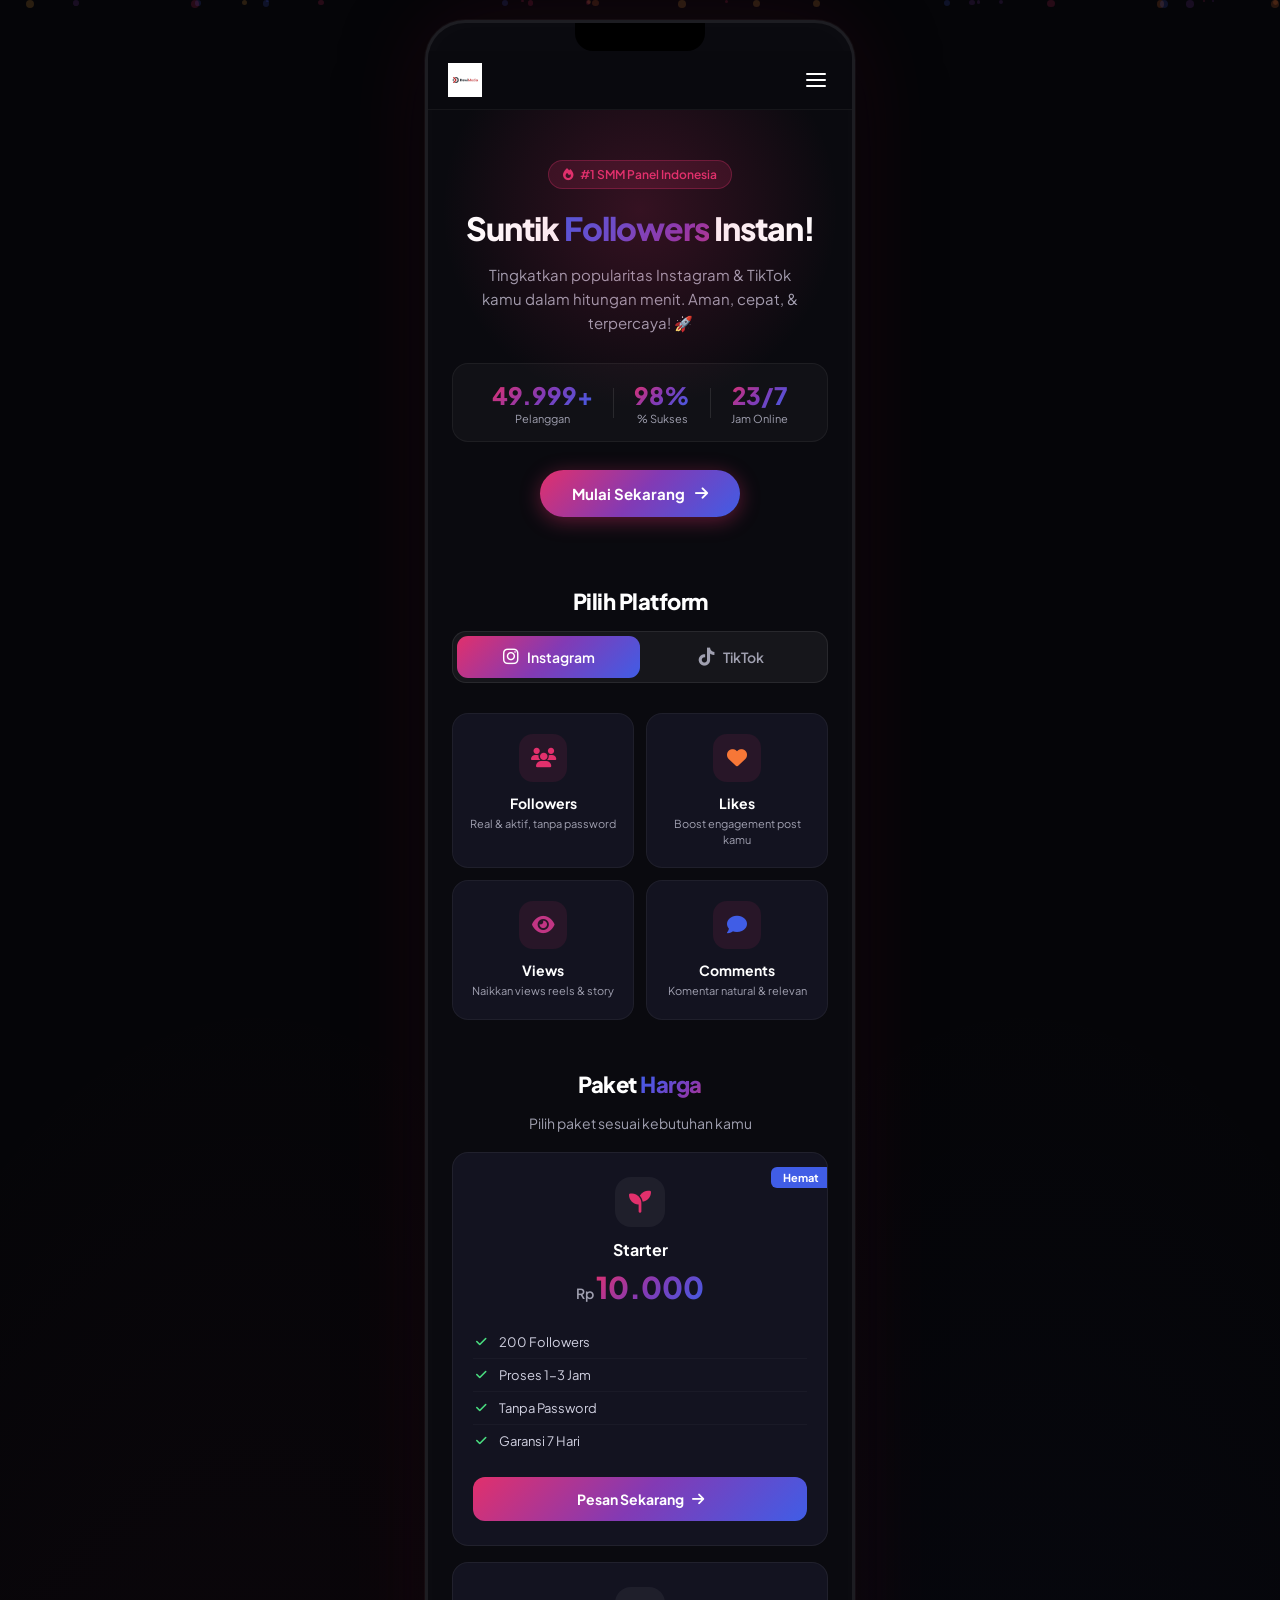
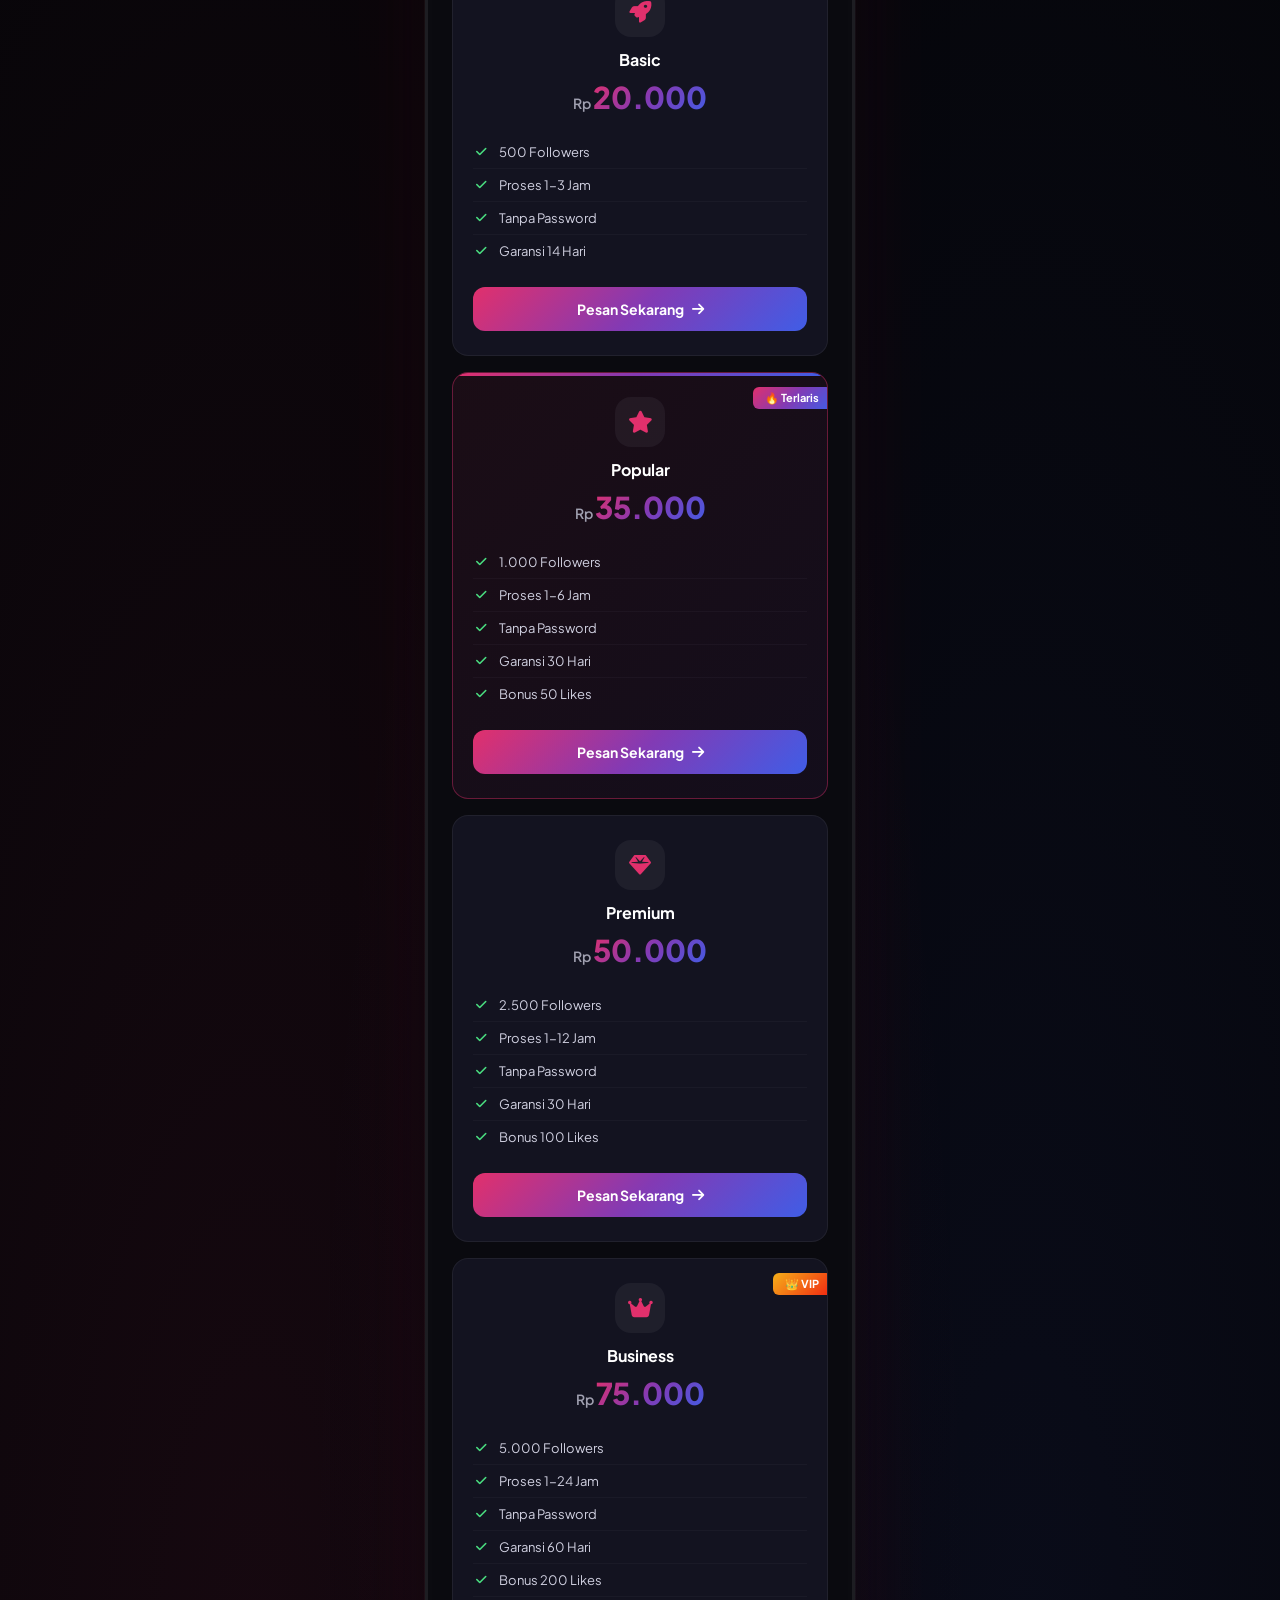
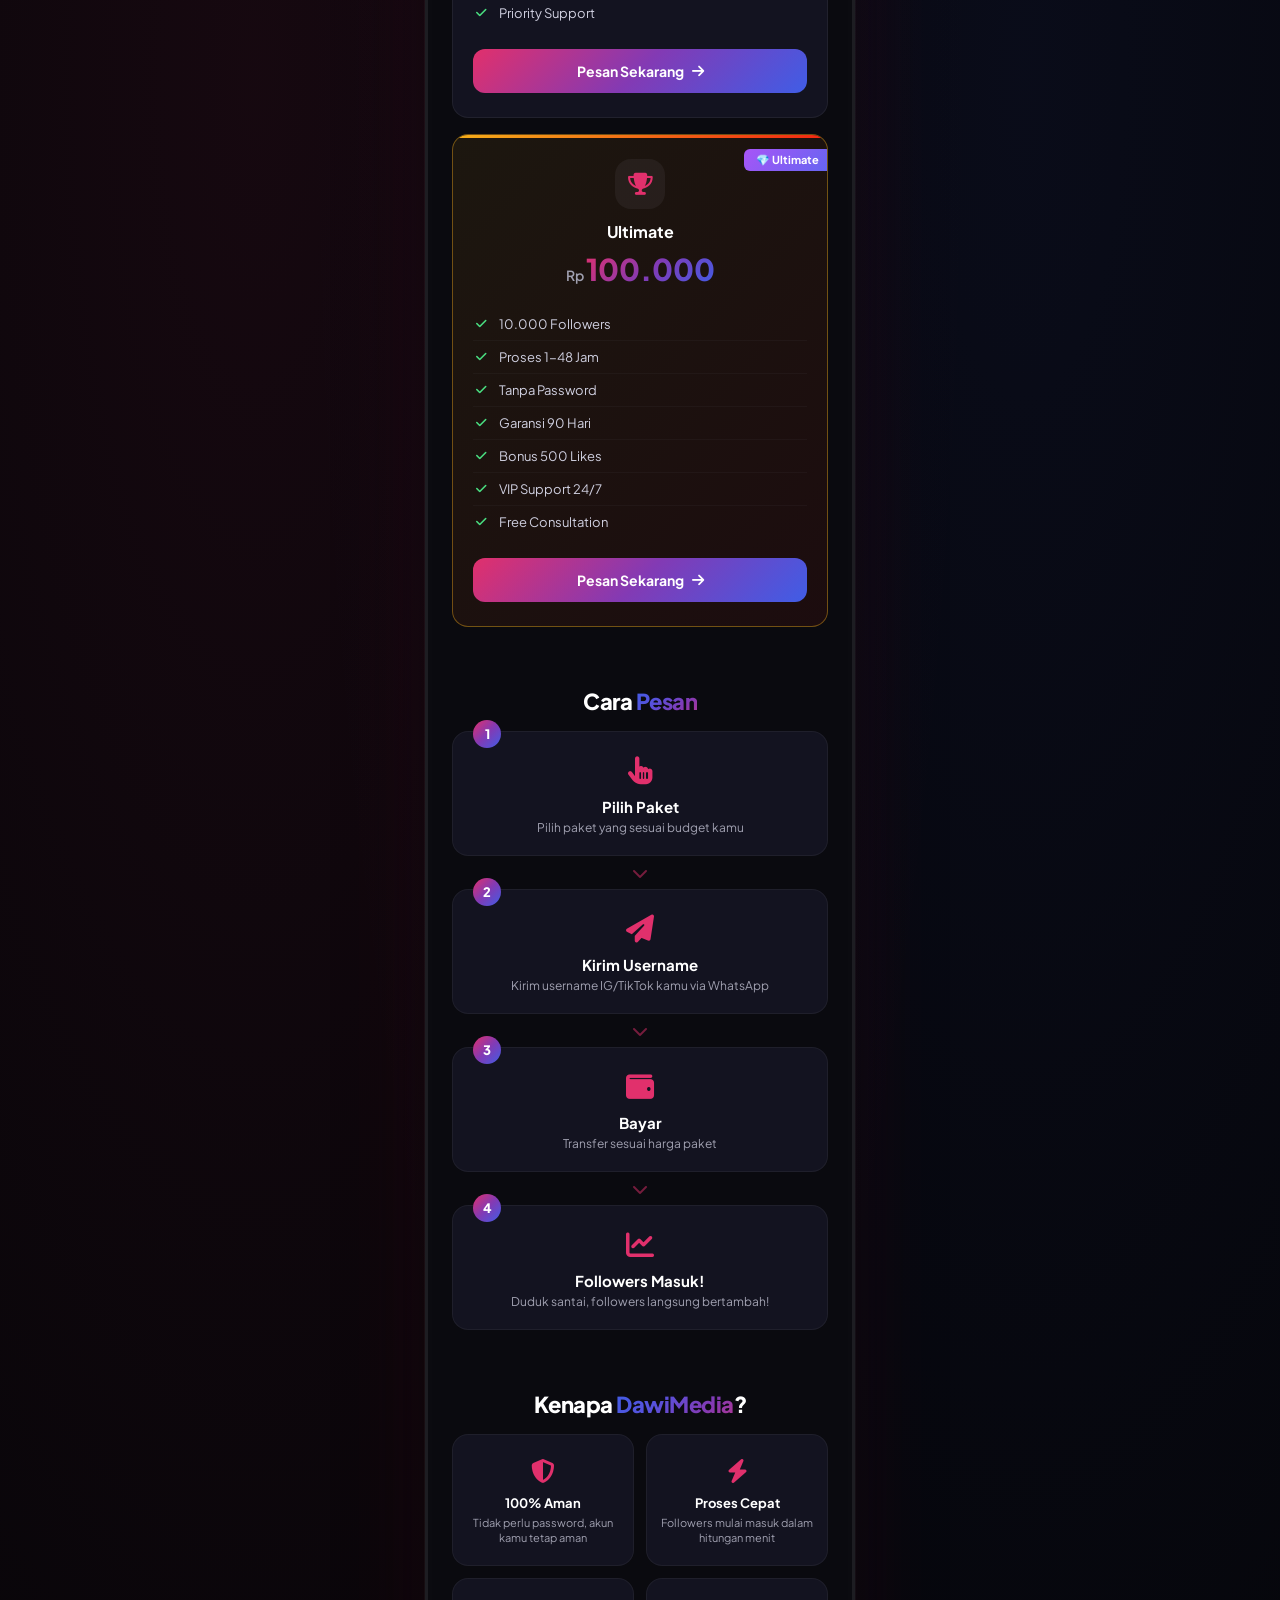
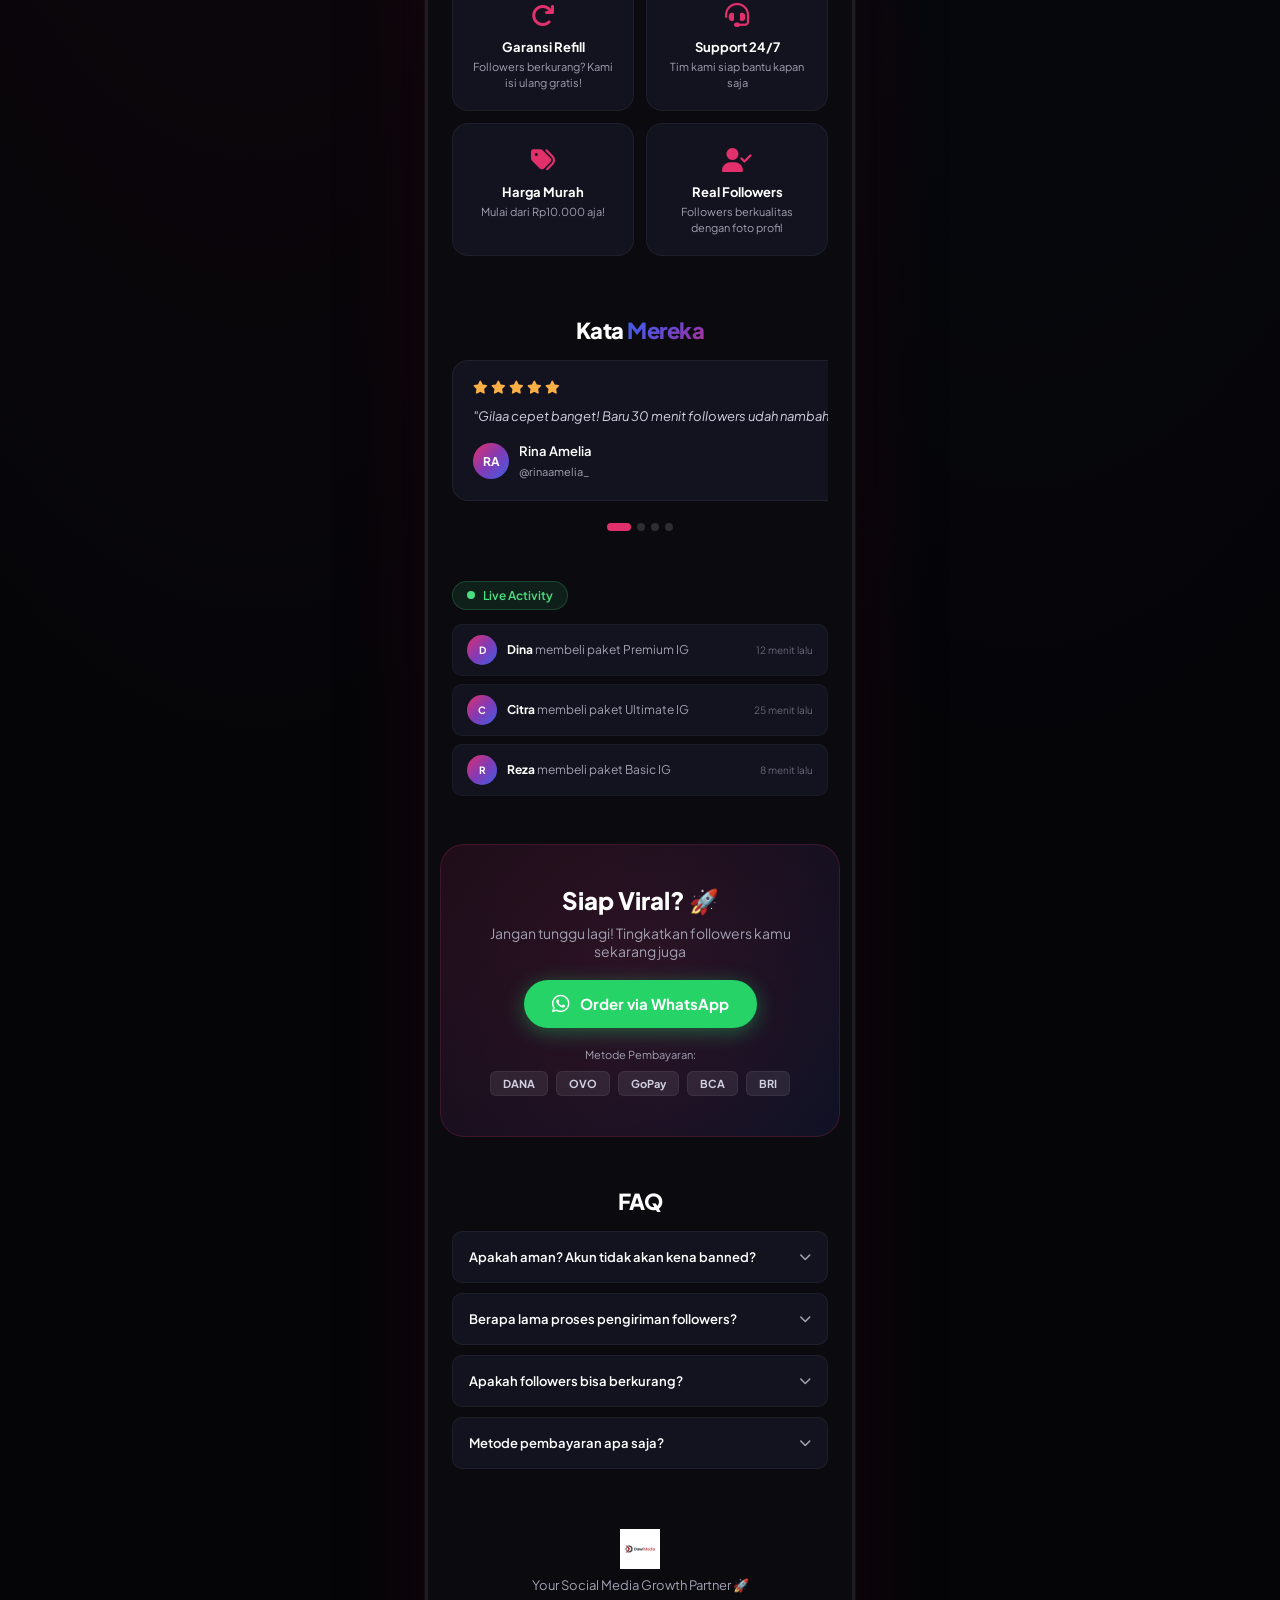
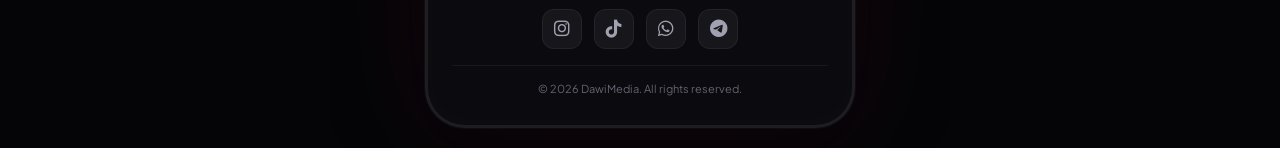
<file: index.html>
<!DOCTYPE html>
<html lang="id">
<head>
    <meta charset="UTF-8">
    <meta name="google-site-verification" content="99dd0a6a7088f94f" />
    <meta name="viewport" content="width=device-width, initial-scale=1.0">
    <title>DawiMedia - Jual Followers Instagram & TikTok Murah | Mulai Rp10.000</title>
    
    <!-- SEO Meta Tags -->
    <meta name="description" content="DawiMedia - Jasa suntik followers Instagram & TikTok termurah dan terpercaya. Followers real, proses cepat, tanpa password. Mulai dari Rp10.000. Garansi refill!">
    <meta name="keywords" content="jual followers instagram, suntik followers, beli followers ig, followers murah, jual followers tiktok, tambah followers, followers instagram murah, dawimedia, smm panel indonesia, beli followers murah">
    <meta name="author" content="DawiMedia">
    <meta name="robots" content="index, follow">
    <meta name="language" content="Indonesian">
    <meta name="revisit-after" content="3 days">
    <link rel="canonical" href="https://dawimediasuntik.vercel.app/">

    <!-- Open Graph / Facebook -->
    <meta property="og:type" content="website">
    <meta property="og:url" content="https://dawimediasuntik.vercel.app/">
    <meta property="og:title" content="DawiMedia - Jual Followers Instagram & TikTok Murah">
    <meta property="og:description" content="Suntik followers Instagram & TikTok termurah. Real, cepat, aman, tanpa password. Mulai Rp10.000!">
    <meta property="og:image" content="https://dawimediasuntik.vercel.app/logo.jpg">
    <meta property="og:locale" content="id_ID">
    <meta property="og:site_name" content="DawiMedia">

    <!-- Twitter Card -->
    <meta name="twitter:card" content="summary_large_image">
    <meta name="twitter:title" content="DawiMedia - Jual Followers Instagram & TikTok Murah">
    <meta name="twitter:description" content="Suntik followers Instagram & TikTok termurah. Real, cepat, aman, tanpa password. Mulai Rp10.000!">
    <meta name="twitter:image" content="https://dawimediasuntik.vercel.app/logo.jpg">

    <!-- Favicon -->
    <link rel="icon" type="image/jpeg" href="logo.jpg">
    <link rel="apple-touch-icon" href="logo.jpg">

    <!-- Structured Data / Schema.org -->
    <script type="application/ld+json">
    {
        "@context": "https://schema.org",
        "@type": "LocalBusiness",
        "name": "DawiMedia",
        "description": "Jasa suntik followers Instagram & TikTok termurah dan terpercaya di Indonesia. Mulai dari Rp10.000.",
        "url": "https://dawimediasuntik.vercel.app",
        "logo": "https://dawimediasuntik.vercel.app/logo.jpg",
        "image": "https://dawimediasuntik.vercel.app/logo.jpg",
        "telephone": "+6285695356734",
        "priceRange": "Rp10.000 - Rp100.000",
        "address": {
            "@type": "PostalAddress",
            "addressCountry": "ID"
        },
        "sameAs": [
            "https://instagram.com/dawimedia.web"
        ],
        "openingHoursSpecification": {
            "@type": "OpeningHoursSpecification",
            "dayOfWeek": ["Monday","Tuesday","Wednesday","Thursday","Friday","Saturday","Sunday"],
            "opens": "00:00",
            "closes": "23:59"
        },
        "aggregateRating": {
            "@type": "AggregateRating",
            "ratingValue": "4.9",
            "reviewCount": "50000"
        }
    }
    </script>
    <script type="application/ld+json">
    {
        "@context": "https://schema.org",
        "@type": "FAQPage",
        "mainEntity": [
            {
                "@type": "Question",
                "name": "Apakah aman? Akun tidak akan kena banned?",
                "acceptedAnswer": {
                    "@type": "Answer",
                    "text": "100% aman! Kami tidak memerlukan password akun kamu. Metode kami sudah teruji dan tidak melanggar kebijakan platform."
                }
            },
            {
                "@type": "Question",
                "name": "Berapa lama proses pengiriman followers?",
                "acceptedAnswer": {
                    "@type": "Answer",
                    "text": "Tergantung paket yang dipilih. Paket kecil 1-3 jam, paket besar bisa sampai 48 jam. Followers akan masuk secara bertahap agar terlihat natural."
                }
            },
            {
                "@type": "Question",
                "name": "Apakah followers bisa berkurang?",
                "acceptedAnswer": {
                    "@type": "Answer",
                    "text": "Bisa sedikit berkurang (normal 5-10%). Tapi tenang, semua paket kami ada garansi refill! Followers berkurang akan kami isi ulang gratis."
                }
            },
            {
                "@type": "Question",
                "name": "Metode pembayaran apa saja?",
                "acceptedAnswer": {
                    "@type": "Answer",
                    "text": "Kami menerima transfer bank (BCA, BRI, BNI, Mandiri) dan e-wallet (DANA, OVO, GoPay, ShopeePay)."
                }
            }
        ]
    }
    </script>
    <link rel="preconnect" href="https://fonts.googleapis.com">
    <link rel="preconnect" href="https://fonts.gstatic.com" crossorigin>
    <link href="https://fonts.googleapis.com/css2?family=Plus+Jakarta+Sans:wght@300;400;500;600;700;800;900&display=swap" rel="stylesheet">
    <link rel="stylesheet" href="https://cdnjs.cloudflare.com/ajax/libs/font-awesome/6.5.1/css/all.min.css">
    <link rel="stylesheet" href="style.css">
</head>
<body>

<!-- Floating Particles Background -->
<div class="particles" id="particles"></div>

<!-- Phone Frame Wrapper -->
<div class="phone-wrapper">
    <div class="phone-frame">
        <div class="phone-notch"></div>
        <div class="phone-screen" id="phoneScreen">

            <!-- Navigation -->
            <nav class="navbar">
                <div class="nav-logo">
                    <img src="logo.jpg" alt="DawiMedia" class="logo-img">
                </div>
                <div class="nav-menu" id="navMenu">
                    <a href="#home" class="nav-link active">Home</a>
                    <a href="#layanan" class="nav-link">Layanan</a>
                    <a href="#paket" class="nav-link">Paket</a>
                    <a href="#testimoni" class="nav-link">Testimoni</a>
                </div>
                <button class="nav-toggle" id="navToggle">
                    <span></span><span></span><span></span>
                </button>
            </nav>

            <!-- Hero Section -->
            <section class="hero" id="home">
                <div class="hero-badge">
                    <i class="fas fa-fire"></i>
                    <span>#1 SMM Panel Indonesia</span>
                </div>
                <h1 class="hero-title">
                    Suntik <span class="gradient-text">Followers</span> Instan!
                </h1>
                <p class="hero-subtitle">
                    Tingkatkan popularitas Instagram & TikTok kamu dalam hitungan menit. Aman, cepat, & terpercaya! 🚀
                </p>
                <div class="hero-stats">
                    <div class="stat-item">
                        <div class="stat-number" data-target="50000">0</div>
                        <div class="stat-label">Pelanggan</div>
                    </div>
                    <div class="stat-divider"></div>
                    <div class="stat-item">
                        <div class="stat-number" data-target="99">0</div>
                        <div class="stat-label">% Sukses</div>
                    </div>
                    <div class="stat-divider"></div>
                    <div class="stat-item">
                        <div class="stat-number" data-target="24">0</div>
                        <div class="stat-label">Jam Online</div>
                    </div>
                </div>
                <a href="#paket" class="hero-cta">
                    <span>Mulai Sekarang</span>
                    <i class="fas fa-arrow-right"></i>
                </a>
                <div class="hero-glow"></div>
            </section>

            <!-- Platform Toggle -->
            <section class="platform-section" id="layanan">
                <h2 class="section-title">Pilih Platform</h2>
                <div class="platform-toggle">
                    <button class="platform-btn active" data-platform="instagram" id="btnInstagram">
                        <i class="fab fa-instagram"></i>
                        <span>Instagram</span>
                    </button>
                    <button class="platform-btn" data-platform="tiktok" id="btnTiktok">
                        <i class="fab fa-tiktok"></i>
                        <span>TikTok</span>
                    </button>
                    <div class="toggle-slider" id="toggleSlider"></div>
                </div>
            </section>

            <!-- Services Grid -->
            <section class="services-section">
                <div class="service-card" style="--delay: 0.1s">
                    <div class="service-icon" style="--color: #E1306C">
                        <i class="fas fa-users"></i>
                    </div>
                    <h3>Followers</h3>
                    <p>Real & aktif, tanpa password</p>
                </div>
                <div class="service-card" style="--delay: 0.2s">
                    <div class="service-icon" style="--color: #F77737">
                        <i class="fas fa-heart"></i>
                    </div>
                    <h3>Likes</h3>
                    <p>Boost engagement post kamu</p>
                </div>
                <div class="service-card" style="--delay: 0.3s">
                    <div class="service-icon" style="--color: #C13584">
                        <i class="fas fa-eye"></i>
                    </div>
                    <h3>Views</h3>
                    <p>Naikkan views reels & story</p>
                </div>
                <div class="service-card" style="--delay: 0.4s">
                    <div class="service-icon" style="--color: #405DE6">
                        <i class="fas fa-comment"></i>
                    </div>
                    <h3>Comments</h3>
                    <p>Komentar natural & relevan</p>
                </div>
            </section>

            <!-- Pricing Section -->
            <section class="pricing-section" id="paket">
                <h2 class="section-title">Paket <span class="gradient-text">Harga</span></h2>
                <p class="section-subtitle">Pilih paket sesuai kebutuhan kamu</p>

                <!-- Instagram Packages -->
                <div class="packages-container" id="instagramPackages">
                    
                    <div class="package-card starter">
                        <div class="package-ribbon">Hemat</div>
                        <div class="package-header">
                            <div class="package-icon">
                                <i class="fas fa-seedling"></i>
                            </div>
                            <h3 class="package-name">Starter</h3>
                            <div class="package-price">
                                <span class="currency">Rp</span>
                                <span class="amount">10.000</span>
                            </div>
                        </div>
                        <ul class="package-features">
                            <li><i class="fas fa-check"></i> 200 Followers</li>
                            <li><i class="fas fa-check"></i> Proses 1-3 Jam</li>
                            <li><i class="fas fa-check"></i> Tanpa Password</li>
                            <li><i class="fas fa-check"></i> Garansi 7 Hari</li>
                        </ul>
                        <button class="package-btn" onclick="orderPackage('Starter IG', '10.000', '200 Followers')">
                            <span>Pesan Sekarang</span>
                            <i class="fas fa-arrow-right"></i>
                        </button>
                    </div>

                    <div class="package-card basic">
                        <div class="package-header">
                            <div class="package-icon">
                                <i class="fas fa-rocket"></i>
                            </div>
                            <h3 class="package-name">Basic</h3>
                            <div class="package-price">
                                <span class="currency">Rp</span>
                                <span class="amount">20.000</span>
                            </div>
                        </div>
                        <ul class="package-features">
                            <li><i class="fas fa-check"></i> 500 Followers</li>
                            <li><i class="fas fa-check"></i> Proses 1-3 Jam</li>
                            <li><i class="fas fa-check"></i> Tanpa Password</li>
                            <li><i class="fas fa-check"></i> Garansi 14 Hari</li>
                        </ul>
                        <button class="package-btn" onclick="orderPackage('Basic IG', '20.000', '500 Followers')">
                            <span>Pesan Sekarang</span>
                            <i class="fas fa-arrow-right"></i>
                        </button>
                    </div>

                    <div class="package-card popular">
                        <div class="package-ribbon hot">🔥 Terlaris</div>
                        <div class="package-header">
                            <div class="package-icon">
                                <i class="fas fa-star"></i>
                            </div>
                            <h3 class="package-name">Popular</h3>
                            <div class="package-price">
                                <span class="currency">Rp</span>
                                <span class="amount">35.000</span>
                            </div>
                        </div>
                        <ul class="package-features">
                            <li><i class="fas fa-check"></i> 1.000 Followers</li>
                            <li><i class="fas fa-check"></i> Proses 1-6 Jam</li>
                            <li><i class="fas fa-check"></i> Tanpa Password</li>
                            <li><i class="fas fa-check"></i> Garansi 30 Hari</li>
                            <li><i class="fas fa-check"></i> Bonus 50 Likes</li>
                        </ul>
                        <button class="package-btn" onclick="orderPackage('Popular IG', '35.000', '1.000 Followers')">
                            <span>Pesan Sekarang</span>
                            <i class="fas fa-arrow-right"></i>
                        </button>
                    </div>

                    <div class="package-card premium">
                        <div class="package-header">
                            <div class="package-icon">
                                <i class="fas fa-gem"></i>
                            </div>
                            <h3 class="package-name">Premium</h3>
                            <div class="package-price">
                                <span class="currency">Rp</span>
                                <span class="amount">50.000</span>
                            </div>
                        </div>
                        <ul class="package-features">
                            <li><i class="fas fa-check"></i> 2.500 Followers</li>
                            <li><i class="fas fa-check"></i> Proses 1-12 Jam</li>
                            <li><i class="fas fa-check"></i> Tanpa Password</li>
                            <li><i class="fas fa-check"></i> Garansi 30 Hari</li>
                            <li><i class="fas fa-check"></i> Bonus 100 Likes</li>
                        </ul>
                        <button class="package-btn" onclick="orderPackage('Premium IG', '50.000', '2.500 Followers')">
                            <span>Pesan Sekarang</span>
                            <i class="fas fa-arrow-right"></i>
                        </button>
                    </div>

                    <div class="package-card business">
                        <div class="package-ribbon vip">👑 VIP</div>
                        <div class="package-header">
                            <div class="package-icon">
                                <i class="fas fa-crown"></i>
                            </div>
                            <h3 class="package-name">Business</h3>
                            <div class="package-price">
                                <span class="currency">Rp</span>
                                <span class="amount">75.000</span>
                            </div>
                        </div>
                        <ul class="package-features">
                            <li><i class="fas fa-check"></i> 5.000 Followers</li>
                            <li><i class="fas fa-check"></i> Proses 1-24 Jam</li>
                            <li><i class="fas fa-check"></i> Tanpa Password</li>
                            <li><i class="fas fa-check"></i> Garansi 60 Hari</li>
                            <li><i class="fas fa-check"></i> Bonus 200 Likes</li>
                            <li><i class="fas fa-check"></i> Priority Support</li>
                        </ul>
                        <button class="package-btn" onclick="orderPackage('Business IG', '75.000', '5.000 Followers')">
                            <span>Pesan Sekarang</span>
                            <i class="fas fa-arrow-right"></i>
                        </button>
                    </div>

                    <div class="package-card ultimate">
                        <div class="package-ribbon ultimate-ribbon">💎 Ultimate</div>
                        <div class="package-header">
                            <div class="package-icon">
                                <i class="fas fa-trophy"></i>
                            </div>
                            <h3 class="package-name">Ultimate</h3>
                            <div class="package-price">
                                <span class="currency">Rp</span>
                                <span class="amount">100.000</span>
                            </div>
                        </div>
                        <ul class="package-features">
                            <li><i class="fas fa-check"></i> 10.000 Followers</li>
                            <li><i class="fas fa-check"></i> Proses 1-48 Jam</li>
                            <li><i class="fas fa-check"></i> Tanpa Password</li>
                            <li><i class="fas fa-check"></i> Garansi 90 Hari</li>
                            <li><i class="fas fa-check"></i> Bonus 500 Likes</li>
                            <li><i class="fas fa-check"></i> VIP Support 24/7</li>
                            <li><i class="fas fa-check"></i> Free Consultation</li>
                        </ul>
                        <button class="package-btn" onclick="orderPackage('Ultimate IG', '100.000', '10.000 Followers')">
                            <span>Pesan Sekarang</span>
                            <i class="fas fa-arrow-right"></i>
                        </button>
                    </div>
                </div>

                <!-- TikTok Packages -->
                <div class="packages-container hidden" id="tiktokPackages">
                    
                    <div class="package-card starter tiktok-theme">
                        <div class="package-ribbon">Hemat</div>
                        <div class="package-header">
                            <div class="package-icon">
                                <i class="fas fa-seedling"></i>
                            </div>
                            <h3 class="package-name">Starter</h3>
                            <div class="package-price">
                                <span class="currency">Rp</span>
                                <span class="amount">10.000</span>
                            </div>
                        </div>
                        <ul class="package-features">
                            <li><i class="fas fa-check"></i> 300 Followers</li>
                            <li><i class="fas fa-check"></i> Proses 1-3 Jam</li>
                            <li><i class="fas fa-check"></i> Tanpa Password</li>
                            <li><i class="fas fa-check"></i> Garansi 7 Hari</li>
                        </ul>
                        <button class="package-btn tiktok-btn" onclick="orderPackage('Starter TT', '10.000', '300 Followers')">
                            <span>Pesan Sekarang</span>
                            <i class="fas fa-arrow-right"></i>
                        </button>
                    </div>

                    <div class="package-card basic tiktok-theme">
                        <div class="package-header">
                            <div class="package-icon">
                                <i class="fas fa-rocket"></i>
                            </div>
                            <h3 class="package-name">Basic</h3>
                            <div class="package-price">
                                <span class="currency">Rp</span>
                                <span class="amount">20.000</span>
                            </div>
                        </div>
                        <ul class="package-features">
                            <li><i class="fas fa-check"></i> 700 Followers</li>
                            <li><i class="fas fa-check"></i> Proses 1-3 Jam</li>
                            <li><i class="fas fa-check"></i> Tanpa Password</li>
                            <li><i class="fas fa-check"></i> Garansi 14 Hari</li>
                        </ul>
                        <button class="package-btn tiktok-btn" onclick="orderPackage('Basic TT', '20.000', '700 Followers')">
                            <span>Pesan Sekarang</span>
                            <i class="fas fa-arrow-right"></i>
                        </button>
                    </div>

                    <div class="package-card popular tiktok-theme">
                        <div class="package-ribbon hot">🔥 Terlaris</div>
                        <div class="package-header">
                            <div class="package-icon">
                                <i class="fas fa-star"></i>
                            </div>
                            <h3 class="package-name">Popular</h3>
                            <div class="package-price">
                                <span class="currency">Rp</span>
                                <span class="amount">35.000</span>
                            </div>
                        </div>
                        <ul class="package-features">
                            <li><i class="fas fa-check"></i> 1.500 Followers</li>
                            <li><i class="fas fa-check"></i> Proses 1-6 Jam</li>
                            <li><i class="fas fa-check"></i> Tanpa Password</li>
                            <li><i class="fas fa-check"></i> Garansi 30 Hari</li>
                            <li><i class="fas fa-check"></i> Bonus 100 Likes</li>
                        </ul>
                        <button class="package-btn tiktok-btn" onclick="orderPackage('Popular TT', '35.000', '1.500 Followers')">
                            <span>Pesan Sekarang</span>
                            <i class="fas fa-arrow-right"></i>
                        </button>
                    </div>

                    <div class="package-card premium tiktok-theme">
                        <div class="package-header">
                            <div class="package-icon">
                                <i class="fas fa-gem"></i>
                            </div>
                            <h3 class="package-name">Premium</h3>
                            <div class="package-price">
                                <span class="currency">Rp</span>
                                <span class="amount">50.000</span>
                            </div>
                        </div>
                        <ul class="package-features">
                            <li><i class="fas fa-check"></i> 3.000 Followers</li>
                            <li><i class="fas fa-check"></i> Proses 1-12 Jam</li>
                            <li><i class="fas fa-check"></i> Tanpa Password</li>
                            <li><i class="fas fa-check"></i> Garansi 30 Hari</li>
                            <li><i class="fas fa-check"></i> Bonus 200 Likes</li>
                        </ul>
                        <button class="package-btn tiktok-btn" onclick="orderPackage('Premium TT', '50.000', '3.000 Followers')">
                            <span>Pesan Sekarang</span>
                            <i class="fas fa-arrow-right"></i>
                        </button>
                    </div>

                    <div class="package-card business tiktok-theme">
                        <div class="package-ribbon vip">👑 VIP</div>
                        <div class="package-header">
                            <div class="package-icon">
                                <i class="fas fa-crown"></i>
                            </div>
                            <h3 class="package-name">Business</h3>
                            <div class="package-price">
                                <span class="currency">Rp</span>
                                <span class="amount">75.000</span>
                            </div>
                        </div>
                        <ul class="package-features">
                            <li><i class="fas fa-check"></i> 6.000 Followers</li>
                            <li><i class="fas fa-check"></i> Proses 1-24 Jam</li>
                            <li><i class="fas fa-check"></i> Tanpa Password</li>
                            <li><i class="fas fa-check"></i> Garansi 60 Hari</li>
                            <li><i class="fas fa-check"></i> Bonus 300 Likes</li>
                            <li><i class="fas fa-check"></i> Priority Support</li>
                        </ul>
                        <button class="package-btn tiktok-btn" onclick="orderPackage('Business TT', '75.000', '6.000 Followers')">
                            <span>Pesan Sekarang</span>
                            <i class="fas fa-arrow-right"></i>
                        </button>
                    </div>

                    <div class="package-card ultimate tiktok-theme">
                        <div class="package-ribbon ultimate-ribbon">💎 Ultimate</div>
                        <div class="package-header">
                            <div class="package-icon">
                                <i class="fas fa-trophy"></i>
                            </div>
                            <h3 class="package-name">Ultimate</h3>
                            <div class="package-price">
                                <span class="currency">Rp</span>
                                <span class="amount">100.000</span>
                            </div>
                        </div>
                        <ul class="package-features">
                            <li><i class="fas fa-check"></i> 12.000 Followers</li>
                            <li><i class="fas fa-check"></i> Proses 1-48 Jam</li>
                            <li><i class="fas fa-check"></i> Tanpa Password</li>
                            <li><i class="fas fa-check"></i> Garansi 90 Hari</li>
                            <li><i class="fas fa-check"></i> Bonus 500 Likes</li>
                            <li><i class="fas fa-check"></i> VIP Support 24/7</li>
                            <li><i class="fas fa-check"></i> Free Consultation</li>
                        </ul>
                        <button class="package-btn tiktok-btn" onclick="orderPackage('Ultimate TT', '100.000', '12.000 Followers')">
                            <span>Pesan Sekarang</span>
                            <i class="fas fa-arrow-right"></i>
                        </button>
                    </div>
                </div>
            </section>

            <!-- How it Works -->
            <section class="how-section">
                <h2 class="section-title">Cara <span class="gradient-text">Pesan</span></h2>
                <div class="steps-container">
                    <div class="step-card">
                        <div class="step-number">1</div>
                        <div class="step-icon"><i class="fas fa-hand-pointer"></i></div>
                        <h4>Pilih Paket</h4>
                        <p>Pilih paket yang sesuai budget kamu</p>
                    </div>
                    <div class="step-connector"><i class="fas fa-chevron-down"></i></div>
                    <div class="step-card">
                        <div class="step-number">2</div>
                        <div class="step-icon"><i class="fas fa-paper-plane"></i></div>
                        <h4>Kirim Username</h4>
                        <p>Kirim username IG/TikTok kamu via WhatsApp</p>
                    </div>
                    <div class="step-connector"><i class="fas fa-chevron-down"></i></div>
                    <div class="step-card">
                        <div class="step-number">3</div>
                        <div class="step-icon"><i class="fas fa-wallet"></i></div>
                        <h4>Bayar</h4>
                        <p>Transfer sesuai harga paket</p>
                    </div>
                    <div class="step-connector"><i class="fas fa-chevron-down"></i></div>
                    <div class="step-card">
                        <div class="step-number">4</div>
                        <div class="step-icon"><i class="fas fa-chart-line"></i></div>
                        <h4>Followers Masuk!</h4>
                        <p>Duduk santai, followers langsung bertambah!</p>
                    </div>
                </div>
            </section>

            <!-- Why Choose Us -->
            <section class="why-section">
                <h2 class="section-title">Kenapa <span class="gradient-text">DawiMedia</span>?</h2>
                <div class="why-grid">
                    <div class="why-card">
                        <div class="why-icon"><i class="fas fa-shield-alt"></i></div>
                        <h4>100% Aman</h4>
                        <p>Tidak perlu password, akun kamu tetap aman</p>
                    </div>
                    <div class="why-card">
                        <div class="why-icon"><i class="fas fa-bolt"></i></div>
                        <h4>Proses Cepat</h4>
                        <p>Followers mulai masuk dalam hitungan menit</p>
                    </div>
                    <div class="why-card">
                        <div class="why-icon"><i class="fas fa-redo"></i></div>
                        <h4>Garansi Refill</h4>
                        <p>Followers berkurang? Kami isi ulang gratis!</p>
                    </div>
                    <div class="why-card">
                        <div class="why-icon"><i class="fas fa-headset"></i></div>
                        <h4>Support 24/7</h4>
                        <p>Tim kami siap bantu kapan saja</p>
                    </div>
                    <div class="why-card">
                        <div class="why-icon"><i class="fas fa-tags"></i></div>
                        <h4>Harga Murah</h4>
                        <p>Mulai dari Rp10.000 aja!</p>
                    </div>
                    <div class="why-card">
                        <div class="why-icon"><i class="fas fa-user-check"></i></div>
                        <h4>Real Followers</h4>
                        <p>Followers berkualitas dengan foto profil</p>
                    </div>
                </div>
            </section>

            <!-- Testimonials -->
            <section class="testimonial-section" id="testimoni">
                <h2 class="section-title">Kata <span class="gradient-text">Mereka</span></h2>
                <div class="testimonial-slider" id="testimonialSlider">
                    <div class="testimonial-card">
                        <div class="testi-stars">
                            <i class="fas fa-star"></i><i class="fas fa-star"></i><i class="fas fa-star"></i><i class="fas fa-star"></i><i class="fas fa-star"></i>
                        </div>
                        <p class="testi-text">"Gilaa cepet banget! Baru 30 menit followers udah nambah 1000. Recommended banget DawiMedia! 🔥"</p>
                        <div class="testi-author">
                            <div class="testi-avatar">RA</div>
                            <div>
                                <h5>Rina Amelia</h5>
                                <span>@rinaamelia_</span>
                            </div>
                        </div>
                    </div>
                    <div class="testimonial-card">
                        <div class="testi-stars">
                            <i class="fas fa-star"></i><i class="fas fa-star"></i><i class="fas fa-star"></i><i class="fas fa-star"></i><i class="fas fa-star"></i>
                        </div>
                        <p class="testi-text">"Udah 3x order di DawiMedia, gak pernah mengecewakan. Harga murah, followers real semua! 💯"</p>
                        <div class="testi-author">
                            <div class="testi-avatar">DP</div>
                            <div>
                                <h5>Dika Pratama</h5>
                                <span>@dikaprtm</span>
                            </div>
                        </div>
                    </div>
                    <div class="testimonial-card">
                        <div class="testi-stars">
                            <i class="fas fa-star"></i><i class="fas fa-star"></i><i class="fas fa-star"></i><i class="fas fa-star"></i><i class="fas fa-star"></i>
                        </div>
                        <p class="testi-text">"TikTok ku dari 500 followers jadi 10K dalam sehari! Admin ramah & fast response. Top! 🚀"</p>
                        <div class="testi-author">
                            <div class="testi-avatar">SA</div>
                            <div>
                                <h5>Sari Ayu</h5>
                                <span>@sariayu.tt</span>
                            </div>
                        </div>
                    </div>
                    <div class="testimonial-card">
                        <div class="testi-stars">
                            <i class="fas fa-star"></i><i class="fas fa-star"></i><i class="fas fa-star"></i><i class="fas fa-star"></i><i class="fas fa-star"></i>
                        </div>
                        <p class="testi-text">"Olshop ku makin rame orderan sejak followers nambah banyak. Thanks DawiMedia! 🙏✨"</p>
                        <div class="testi-author">
                            <div class="testi-avatar">MF</div>
                            <div>
                                <h5>Maya Fitri</h5>
                                <span>@mayashop.id</span>
                            </div>
                        </div>
                    </div>
                </div>
                <div class="testi-dots" id="testiDots"></div>
            </section>

            <!-- Live Counter -->
            <section class="live-section">
                <div class="live-badge">
                    <span class="live-dot"></span>
                    <span>Live Activity</span>
                </div>
                <div class="live-feed" id="liveFeed">
                    <!-- Dynamic content via JS -->
                </div>
            </section>

            <!-- CTA Section -->
            <section class="cta-section">
                <div class="cta-bg-effect"></div>
                <h2>Siap Viral? 🚀</h2>
                <p>Jangan tunggu lagi! Tingkatkan followers kamu sekarang juga</p>
                <a href="https://wa.me/6285695356734?text=Halo%20DawiMedia%2C%20saya%20mau%20order%20followers!" class="cta-whatsapp" target="_blank">
                    <i class="fab fa-whatsapp"></i>
                    <span>Order via WhatsApp</span>
                </a>
                <div class="payment-methods">
                    <span>Metode Pembayaran:</span>
                    <div class="payment-icons">
                        <div class="payment-badge">DANA</div>
                        <div class="payment-badge">OVO</div>
                        <div class="payment-badge">GoPay</div>
                        <div class="payment-badge">BCA</div>
                        <div class="payment-badge">BRI</div>
                    </div>
                </div>
            </section>

            <!-- FAQ -->
            <section class="faq-section">
                <h2 class="section-title">FAQ</h2>
                <div class="faq-list">
                    <div class="faq-item" onclick="toggleFaq(this)">
                        <div class="faq-question">
                            <span>Apakah aman? Akun tidak akan kena banned?</span>
                            <i class="fas fa-chevron-down"></i>
                        </div>
                        <div class="faq-answer">
                            <p>100% aman! Kami tidak memerlukan password akun kamu. Metode kami sudah teruji dan tidak melanggar kebijakan platform.</p>
                        </div>
                    </div>
                    <div class="faq-item" onclick="toggleFaq(this)">
                        <div class="faq-question">
                            <span>Berapa lama proses pengiriman followers?</span>
                            <i class="fas fa-chevron-down"></i>
                        </div>
                        <div class="faq-answer">
                            <p>Tergantung paket yang dipilih. Paket kecil 1-3 jam, paket besar bisa sampai 48 jam. Followers akan masuk secara bertahap agar terlihat natural.</p>
                        </div>
                    </div>
                    <div class="faq-item" onclick="toggleFaq(this)">
                        <div class="faq-question">
                            <span>Apakah followers bisa berkurang?</span>
                            <i class="fas fa-chevron-down"></i>
                        </div>
                        <div class="faq-answer">
                            <p>Bisa sedikit berkurang (normal 5-10%). Tapi tenang, semua paket kami ada garansi refill! Followers berkurang akan kami isi ulang gratis.</p>
                        </div>
                    </div>
                    <div class="faq-item" onclick="toggleFaq(this)">
                        <div class="faq-question">
                            <span>Metode pembayaran apa saja?</span>
                            <i class="fas fa-chevron-down"></i>
                        </div>
                        <div class="faq-answer">
                            <p>Kami menerima transfer bank (BCA, BRI, BNI, Mandiri) dan e-wallet (DANA, OVO, GoPay, ShopeePay).</p>
                        </div>
                    </div>
                </div>
            </section>

            <!-- Footer -->
            <footer class="footer">
                <div class="footer-logo">
                    <img src="logo.jpg" alt="DawiMedia" class="logo-img">
                </div>
                <p class="footer-tagline">Your Social Media Growth Partner 🚀</p>
                <div class="footer-socials">
                    <a href="https://instagram.com/dawimedia.web" target="_blank" class="social-link"><i class="fab fa-instagram"></i></a>
                    <a href="#" class="social-link"><i class="fab fa-tiktok"></i></a>
                    <a href="#" class="social-link"><i class="fab fa-whatsapp"></i></a>
                    <a href="#" class="social-link"><i class="fab fa-telegram"></i></a>
                </div>
                <div class="footer-divider"></div>
                <p class="footer-copy">© 2026 DawiMedia. All rights reserved.</p>
            </footer>

        </div>
    </div>
</div>

<!-- Order Modal -->
<div class="modal-overlay" id="orderModal">
    <div class="modal-content">
        <button class="modal-close" onclick="closeModal()">
            <i class="fas fa-times"></i>
        </button>
        <div class="modal-icon">
            <i class="fas fa-shopping-cart"></i>
        </div>
        <h3 id="modalTitle">Konfirmasi Pesanan</h3>
        <div class="modal-details">
            <div class="modal-row">
                <span>Paket:</span>
                <strong id="modalPackage">-</strong>
            </div>
            <div class="modal-row">
                <span>Jumlah:</span>
                <strong id="modalFollowers">-</strong>
            </div>
            <div class="modal-row total">
                <span>Total:</span>
                <strong id="modalPrice">-</strong>
            </div>
        </div>
        <div class="modal-input-group">
            <label for="usernameInput">
                <i class="fas fa-at"></i>
                Username
            </label>
            <input type="text" id="usernameInput" placeholder="Masukkan username kamu">
        </div>
        <a href="#" id="modalWhatsApp" class="modal-order-btn" target="_blank">
            <i class="fab fa-whatsapp"></i>
            <span>Lanjut ke WhatsApp</span>
        </a>
    </div>
</div>

<!-- Back to Top -->
<button class="back-to-top" id="backToTop" onclick="scrollToTop()">
    <i class="fas fa-chevron-up"></i>
</button>

<script src="script.js"></script>
</body>
</html>
</file>
<file: style.css>
/* ===== CSS Variables & Reset ===== */
:root {
    --primary: #E1306C;
    --primary-dark: #C13584;
    --secondary: #405DE6;
    --accent: #F77737;
    --bg-dark: #0a0a0f;
    --bg-card: #131320;
    --bg-card-hover: #1a1a2e;
    --text-white: #ffffff;
    --text-gray: #a0a0b0;
    --text-light: #d0d0e0;
    --gradient-ig: linear-gradient(135deg, #405DE6, #5851DB, #833AB4, #C13584, #E1306C, #FD1D1D, #F56040, #F77737, #FCAF45);
    --gradient-tt: linear-gradient(135deg, #00f2ea, #ff0050, #000000);
    --gradient-main: linear-gradient(135deg, #E1306C, #833AB4, #405DE6);
    --gradient-gold: linear-gradient(135deg, #f5af19, #f12711);
    --shadow-glow: 0 0 40px rgba(225, 48, 108, 0.3);
    --radius: 16px;
    --radius-sm: 10px;
    --radius-xs: 8px;
    --transition: all 0.3s cubic-bezier(0.4, 0, 0.2, 1);

    --tiktok-primary: #ff0050;
    --tiktok-secondary: #00f2ea;
    --gradient-tiktok: linear-gradient(135deg, #00f2ea, #ff0050);
}

* {
    margin: 0;
    padding: 0;
    box-sizing: border-box;
}

html {
    scroll-behavior: smooth;
}

body {
    font-family: 'Plus Jakarta Sans', sans-serif;
    background: var(--bg-dark);
    color: var(--text-white);
    min-height: 100vh;
    overflow-x: hidden;
    display: flex;
    justify-content: center;
    align-items: flex-start;
}

/* ===== Particles ===== */
.particles {
    position: fixed;
    top: 0;
    left: 0;
    width: 100%;
    height: 100%;
    pointer-events: none;
    z-index: 0;
    overflow: hidden;
}

.particle {
    position: absolute;
    border-radius: 50%;
    animation: float linear infinite;
    opacity: 0.15;
}

@keyframes float {
    0% { transform: translateY(100vh) rotate(0deg); opacity: 0; }
    10% { opacity: 0.15; }
    90% { opacity: 0.15; }
    100% { transform: translateY(-10vh) rotate(720deg); opacity: 0; }
}

/* ===== Phone Frame ===== */
.phone-wrapper {
    position: relative;
    z-index: 1;
    width: 100%;
    max-width: 430px;
    min-height: 100vh;
}

.phone-frame {
    position: relative;
    width: 100%;
    background: var(--bg-dark);
    overflow: hidden;
}

.phone-notch {
    display: none;
}

.phone-screen {
    width: 100%;
    overflow-x: hidden;
}

/* Desktop: show phone border */
@media (min-width: 500px) {
    body {
        padding: 20px 0;
        background: #050508;
        background-image: 
            radial-gradient(ellipse at 20% 50%, rgba(225, 48, 108, 0.08) 0%, transparent 50%),
            radial-gradient(ellipse at 80% 50%, rgba(64, 93, 230, 0.08) 0%, transparent 50%);
    }

    .phone-wrapper {
        margin: 0 auto;
    }

    .phone-frame {
        border-radius: 40px;
        border: 3px solid rgba(255,255,255,0.08);
        box-shadow: 
            0 0 0 1px rgba(255,255,255,0.03),
            0 25px 80px rgba(0,0,0,0.5),
            0 0 100px rgba(225, 48, 108, 0.1),
            inset 0 0 30px rgba(255,255,255,0.02);
        min-height: 100vh;
    }

    .phone-notch {
        display: block;
        position: sticky;
        top: 0;
        z-index: 100;
        width: 130px;
        height: 28px;
        background: #000;
        border-radius: 0 0 18px 18px;
        margin: 0 auto;
    }
}

/* ===== Navbar ===== */
.navbar {
    position: sticky;
    top: 0;
    z-index: 99;
    display: flex;
    align-items: center;
    justify-content: space-between;
    padding: 12px 20px;
    background: rgba(10, 10, 15, 0.85);
    backdrop-filter: blur(20px);
    -webkit-backdrop-filter: blur(20px);
    border-bottom: 1px solid rgba(255,255,255,0.05);
}

.nav-logo {
    display: flex;
    align-items: center;
    gap: 8px;
}

.logo-img {
    height: 34px;
    width: auto;
    object-fit: contain;
}

.logo-icon {
    width: 32px;
    height: 32px;
    border-radius: 10px;
    background: var(--gradient-main);
    display: flex;
    align-items: center;
    justify-content: center;
    font-size: 14px;
    color: white;
}

.logo-text {
    font-size: 18px;
    font-weight: 800;
    letter-spacing: -0.5px;
}

.logo-text .accent {
    background: var(--gradient-main);
    -webkit-background-clip: text;
    -webkit-text-fill-color: transparent;
    background-clip: text;
}

.nav-menu {
    display: none;
    position: absolute;
    top: 100%;
    left: 0;
    right: 0;
    background: rgba(10, 10, 15, 0.95);
    backdrop-filter: blur(20px);
    padding: 16px 20px;
    flex-direction: column;
    gap: 8px;
    border-bottom: 1px solid rgba(255,255,255,0.05);
}

.nav-menu.active {
    display: flex;
}

.nav-link {
    color: var(--text-gray);
    text-decoration: none;
    font-size: 14px;
    font-weight: 500;
    padding: 10px 14px;
    border-radius: var(--radius-xs);
    transition: var(--transition);
}

.nav-link:hover, .nav-link.active {
    color: var(--text-white);
    background: rgba(225, 48, 108, 0.1);
}

.nav-toggle {
    display: flex;
    flex-direction: column;
    gap: 4px;
    background: none;
    border: none;
    cursor: pointer;
    padding: 6px;
}

.nav-toggle span {
    width: 20px;
    height: 2px;
    background: var(--text-white);
    border-radius: 2px;
    transition: var(--transition);
}

/* ===== Hero ===== */
.hero {
    position: relative;
    padding: 50px 24px 40px;
    text-align: center;
    overflow: hidden;
}

.hero-glow {
    position: absolute;
    top: -100px;
    left: 50%;
    transform: translateX(-50%);
    width: 400px;
    height: 400px;
    background: radial-gradient(circle, rgba(225,48,108,0.2) 0%, transparent 70%);
    pointer-events: none;
}

.hero-badge {
    display: inline-flex;
    align-items: center;
    gap: 6px;
    padding: 6px 14px;
    background: rgba(225, 48, 108, 0.15);
    border: 1px solid rgba(225, 48, 108, 0.3);
    border-radius: 50px;
    font-size: 12px;
    font-weight: 600;
    color: var(--primary);
    margin-bottom: 20px;
    animation: pulse-badge 2s ease-in-out infinite;
}

@keyframes pulse-badge {
    0%, 100% { box-shadow: 0 0 0 0 rgba(225, 48, 108, 0.2); }
    50% { box-shadow: 0 0 0 10px rgba(225, 48, 108, 0); }
}

.hero-title {
    font-size: 32px;
    font-weight: 900;
    line-height: 1.2;
    margin-bottom: 16px;
    letter-spacing: -1px;
}

.gradient-text {
    background: var(--gradient-ig);
    -webkit-background-clip: text;
    -webkit-text-fill-color: transparent;
    background-clip: text;
    background-size: 300% 300%;
    animation: gradient-shift 4s ease infinite;
}

@keyframes gradient-shift {
    0% { background-position: 0% 50%; }
    50% { background-position: 100% 50%; }
    100% { background-position: 0% 50%; }
}

.hero-subtitle {
    font-size: 15px;
    color: var(--text-gray);
    line-height: 1.6;
    margin-bottom: 28px;
    max-width: 320px;
    margin-left: auto;
    margin-right: auto;
}

.hero-stats {
    display: flex;
    align-items: center;
    justify-content: center;
    gap: 20px;
    margin-bottom: 28px;
    padding: 16px;
    background: rgba(255,255,255,0.03);
    border-radius: var(--radius);
    border: 1px solid rgba(255,255,255,0.05);
}

.stat-number {
    font-size: 24px;
    font-weight: 800;
    background: var(--gradient-main);
    -webkit-background-clip: text;
    -webkit-text-fill-color: transparent;
    background-clip: text;
}

.stat-label {
    font-size: 11px;
    color: var(--text-gray);
    margin-top: 2px;
}

.stat-divider {
    width: 1px;
    height: 30px;
    background: rgba(255,255,255,0.1);
}

.hero-cta {
    display: inline-flex;
    align-items: center;
    gap: 10px;
    padding: 14px 32px;
    background: var(--gradient-main);
    color: white;
    text-decoration: none;
    font-weight: 700;
    font-size: 15px;
    border-radius: 50px;
    transition: var(--transition);
    box-shadow: 0 4px 20px rgba(225, 48, 108, 0.4);
    position: relative;
    overflow: hidden;
}

.hero-cta::before {
    content: '';
    position: absolute;
    top: 0;
    left: -100%;
    width: 100%;
    height: 100%;
    background: linear-gradient(90deg, transparent, rgba(255,255,255,0.2), transparent);
    animation: shimmer 2s infinite;
}

@keyframes shimmer {
    100% { left: 100%; }
}

.hero-cta:hover {
    transform: translateY(-2px);
    box-shadow: 0 6px 30px rgba(225, 48, 108, 0.5);
}

/* ===== Platform Toggle ===== */
.platform-section {
    padding: 30px 24px 10px;
}

.section-title {
    font-size: 22px;
    font-weight: 800;
    text-align: center;
    margin-bottom: 16px;
    letter-spacing: -0.5px;
}

.section-subtitle {
    text-align: center;
    color: var(--text-gray);
    font-size: 14px;
    margin-bottom: 20px;
}

.platform-toggle {
    position: relative;
    display: flex;
    background: rgba(255,255,255,0.05);
    border-radius: 14px;
    padding: 4px;
    border: 1px solid rgba(255,255,255,0.08);
}

.platform-btn {
    flex: 1;
    display: flex;
    align-items: center;
    justify-content: center;
    gap: 8px;
    padding: 12px;
    background: none;
    border: none;
    color: var(--text-gray);
    font-family: inherit;
    font-size: 14px;
    font-weight: 600;
    cursor: pointer;
    border-radius: 11px;
    transition: var(--transition);
    position: relative;
    z-index: 2;
}

.platform-btn.active {
    color: white;
}

.platform-btn i {
    font-size: 18px;
}

.toggle-slider {
    position: absolute;
    top: 4px;
    left: 4px;
    width: calc(50% - 4px);
    height: calc(100% - 8px);
    background: var(--gradient-main);
    border-radius: 11px;
    transition: var(--transition);
    z-index: 1;
}

.toggle-slider.tiktok {
    left: calc(50% + 0px);
    background: var(--gradient-tiktok);
}

/* ===== Services Grid ===== */
.services-section {
    padding: 20px 24px;
    display: grid;
    grid-template-columns: 1fr 1fr;
    gap: 12px;
}

.service-card {
    background: var(--bg-card);
    border-radius: var(--radius);
    padding: 20px 16px;
    text-align: center;
    border: 1px solid rgba(255,255,255,0.05);
    transition: var(--transition);
    animation: fadeInUp 0.5s ease var(--delay) both;
}

.service-card:hover {
    transform: translateY(-4px);
    border-color: rgba(225, 48, 108, 0.3);
    box-shadow: 0 10px 30px rgba(0,0,0,0.3);
}

.service-icon {
    width: 48px;
    height: 48px;
    border-radius: 14px;
    background: rgba(225, 48, 108, 0.1);
    display: flex;
    align-items: center;
    justify-content: center;
    font-size: 20px;
    color: var(--color);
    margin: 0 auto 12px;
}

.service-card h3 {
    font-size: 14px;
    font-weight: 700;
    margin-bottom: 4px;
}

.service-card p {
    font-size: 11px;
    color: var(--text-gray);
    line-height: 1.4;
}

/* ===== Pricing ===== */
.pricing-section {
    padding: 30px 24px;
}

.packages-container {
    display: flex;
    flex-direction: column;
    gap: 16px;
}

.packages-container.hidden {
    display: none;
}

.package-card {
    position: relative;
    background: var(--bg-card);
    border-radius: var(--radius);
    padding: 24px 20px;
    border: 1px solid rgba(255,255,255,0.06);
    transition: var(--transition);
    overflow: hidden;
}

.package-card::before {
    content: '';
    position: absolute;
    top: 0;
    left: 0;
    right: 0;
    height: 3px;
    background: var(--gradient-main);
    opacity: 0;
    transition: var(--transition);
}

.package-card:hover {
    border-color: rgba(225, 48, 108, 0.3);
    transform: translateY(-2px);
    box-shadow: 0 10px 40px rgba(0,0,0,0.3);
}

.package-card:hover::before {
    opacity: 1;
}

.package-card.popular {
    border-color: rgba(225, 48, 108, 0.4);
    background: linear-gradient(135deg, rgba(225, 48, 108, 0.08), rgba(131, 58, 180, 0.08));
}

.package-card.popular::before {
    opacity: 1;
}

.package-card.ultimate {
    border-color: rgba(245, 175, 25, 0.4);
    background: linear-gradient(135deg, rgba(245, 175, 25, 0.08), rgba(241, 39, 17, 0.08));
}

.package-card.ultimate::before {
    opacity: 1;
    background: var(--gradient-gold);
}

/* TikTok Theme */
.tiktok-theme {
    --card-accent: var(--tiktok-primary);
}

.tiktok-theme.popular {
    border-color: rgba(255, 0, 80, 0.4);
    background: linear-gradient(135deg, rgba(0, 242, 234, 0.05), rgba(255, 0, 80, 0.08));
}

.tiktok-theme::before {
    background: var(--gradient-tiktok) !important;
}

.tiktok-theme.ultimate {
    border-color: rgba(0, 242, 234, 0.4);
    background: linear-gradient(135deg, rgba(0, 242, 234, 0.1), rgba(255, 0, 80, 0.05));
}

.tiktok-theme.ultimate::before {
    background: var(--gradient-tiktok) !important;
}

.package-ribbon {
    position: absolute;
    top: 14px;
    right: -4px;
    padding: 4px 12px;
    font-size: 11px;
    font-weight: 700;
    color: white;
    background: var(--secondary);
    border-radius: 6px 0 0 6px;
}

.package-ribbon.hot {
    background: var(--gradient-main);
}

.package-ribbon.vip {
    background: var(--gradient-gold);
}

.package-ribbon.ultimate-ribbon {
    background: linear-gradient(135deg, #a855f7, #6366f1);
}

.package-header {
    text-align: center;
    margin-bottom: 20px;
}

.package-icon {
    width: 50px;
    height: 50px;
    border-radius: 16px;
    background: rgba(255,255,255,0.05);
    display: flex;
    align-items: center;
    justify-content: center;
    font-size: 22px;
    margin: 0 auto 12px;
    color: var(--primary);
}

.tiktok-theme .package-icon {
    color: var(--tiktok-primary);
}

.package-name {
    font-size: 16px;
    font-weight: 700;
    margin-bottom: 8px;
}

.package-price {
    display: flex;
    align-items: baseline;
    justify-content: center;
    gap: 2px;
}

.package-price .currency {
    font-size: 14px;
    font-weight: 600;
    color: var(--text-gray);
}

.package-price .amount {
    font-size: 30px;
    font-weight: 900;
    background: var(--gradient-main);
    -webkit-background-clip: text;
    -webkit-text-fill-color: transparent;
    background-clip: text;
}

.tiktok-theme .package-price .amount {
    background: var(--gradient-tiktok);
    -webkit-background-clip: text;
    -webkit-text-fill-color: transparent;
    background-clip: text;
}

.package-features {
    list-style: none;
    margin-bottom: 20px;
}

.package-features li {
    display: flex;
    align-items: center;
    gap: 10px;
    padding: 8px 0;
    font-size: 13px;
    color: var(--text-light);
    border-bottom: 1px solid rgba(255,255,255,0.03);
}

.package-features li:last-child {
    border-bottom: none;
}

.package-features li i {
    font-size: 12px;
    color: #4ade80;
    width: 16px;
    text-align: center;
}

.package-btn {
    width: 100%;
    padding: 13px;
    border: none;
    border-radius: 12px;
    background: var(--gradient-main);
    color: white;
    font-family: inherit;
    font-size: 14px;
    font-weight: 700;
    cursor: pointer;
    display: flex;
    align-items: center;
    justify-content: center;
    gap: 8px;
    transition: var(--transition);
    position: relative;
    overflow: hidden;
}

.package-btn::before {
    content: '';
    position: absolute;
    top: 0;
    left: -100%;
    width: 100%;
    height: 100%;
    background: linear-gradient(90deg, transparent, rgba(255,255,255,0.15), transparent);
    transition: left 0.5s;
}

.package-btn:hover::before {
    left: 100%;
}

.package-btn:hover {
    transform: translateY(-2px);
    box-shadow: 0 6px 25px rgba(225, 48, 108, 0.4);
}

.tiktok-btn {
    background: var(--gradient-tiktok);
}

.tiktok-btn:hover {
    box-shadow: 0 6px 25px rgba(255, 0, 80, 0.4);
}

/* ===== How it Works ===== */
.how-section {
    padding: 30px 24px;
}

.steps-container {
    display: flex;
    flex-direction: column;
    align-items: center;
    gap: 0;
}

.step-card {
    background: var(--bg-card);
    border-radius: var(--radius);
    padding: 20px;
    text-align: center;
    width: 100%;
    border: 1px solid rgba(255,255,255,0.05);
    position: relative;
    transition: var(--transition);
}

.step-card:hover {
    border-color: rgba(225, 48, 108, 0.3);
    transform: scale(1.02);
}

.step-number {
    position: absolute;
    top: -12px;
    left: 20px;
    width: 28px;
    height: 28px;
    border-radius: 50%;
    background: var(--gradient-main);
    display: flex;
    align-items: center;
    justify-content: center;
    font-size: 13px;
    font-weight: 800;
}

.step-icon {
    font-size: 28px;
    margin-bottom: 10px;
    color: var(--primary);
}

.step-card h4 {
    font-size: 15px;
    font-weight: 700;
    margin-bottom: 4px;
}

.step-card p {
    font-size: 12px;
    color: var(--text-gray);
}

.step-connector {
    color: var(--primary);
    font-size: 16px;
    padding: 6px;
    opacity: 0.5;
}

/* ===== Why Section ===== */
.why-section {
    padding: 30px 24px;
}

.why-grid {
    display: grid;
    grid-template-columns: 1fr 1fr;
    gap: 12px;
}

.why-card {
    background: var(--bg-card);
    border-radius: var(--radius);
    padding: 20px 14px;
    text-align: center;
    border: 1px solid rgba(255,255,255,0.05);
    transition: var(--transition);
}

.why-card:hover {
    transform: translateY(-3px);
    border-color: rgba(225, 48, 108, 0.2);
}

.why-icon {
    font-size: 24px;
    color: var(--primary);
    margin-bottom: 10px;
}

.why-card h4 {
    font-size: 13px;
    font-weight: 700;
    margin-bottom: 4px;
}

.why-card p {
    font-size: 11px;
    color: var(--text-gray);
    line-height: 1.4;
}

/* ===== Testimonials ===== */
.testimonial-section {
    padding: 30px 24px;
}

.testimonial-slider {
    overflow-x: auto;
    display: flex;
    gap: 12px;
    scroll-snap-type: x mandatory;
    -webkit-overflow-scrolling: touch;
    scrollbar-width: none;
    padding-bottom: 10px;
}

.testimonial-slider::-webkit-scrollbar {
    display: none;
}

.testimonial-card {
    min-width: 280px;
    background: var(--bg-card);
    border-radius: var(--radius);
    padding: 20px;
    border: 1px solid rgba(255,255,255,0.06);
    scroll-snap-align: center;
    flex-shrink: 0;
}

.testi-stars {
    display: flex;
    gap: 3px;
    margin-bottom: 12px;
}

.testi-stars i {
    color: #FCAF45;
    font-size: 13px;
}

.testi-text {
    font-size: 13px;
    color: var(--text-light);
    line-height: 1.6;
    margin-bottom: 16px;
    font-style: italic;
}

.testi-author {
    display: flex;
    align-items: center;
    gap: 10px;
}

.testi-avatar {
    width: 36px;
    height: 36px;
    border-radius: 50%;
    background: var(--gradient-main);
    display: flex;
    align-items: center;
    justify-content: center;
    font-size: 12px;
    font-weight: 700;
}

.testi-author h5 {
    font-size: 13px;
    font-weight: 600;
}

.testi-author span {
    font-size: 11px;
    color: var(--text-gray);
}

.testi-dots {
    display: flex;
    justify-content: center;
    gap: 6px;
    margin-top: 12px;
}

.testi-dot {
    width: 8px;
    height: 8px;
    border-radius: 50%;
    background: rgba(255,255,255,0.15);
    cursor: pointer;
    transition: var(--transition);
}

.testi-dot.active {
    background: var(--primary);
    width: 24px;
    border-radius: 4px;
}

/* ===== Live Activity ===== */
.live-section {
    padding: 20px 24px;
}

.live-badge {
    display: inline-flex;
    align-items: center;
    gap: 8px;
    padding: 6px 14px;
    background: rgba(74, 222, 128, 0.1);
    border: 1px solid rgba(74, 222, 128, 0.2);
    border-radius: 50px;
    font-size: 12px;
    font-weight: 600;
    color: #4ade80;
    margin-bottom: 14px;
}

.live-dot {
    width: 8px;
    height: 8px;
    border-radius: 50%;
    background: #4ade80;
    animation: blink 1.5s infinite;
}

@keyframes blink {
    0%, 100% { opacity: 1; }
    50% { opacity: 0.3; }
}

.live-feed {
    display: flex;
    flex-direction: column;
    gap: 8px;
    max-height: 180px;
    overflow: hidden;
}

.live-item {
    display: flex;
    align-items: center;
    gap: 10px;
    padding: 10px 14px;
    background: var(--bg-card);
    border-radius: var(--radius-sm);
    border: 1px solid rgba(255,255,255,0.04);
    font-size: 12px;
    animation: slideIn 0.5s ease;
}

@keyframes slideIn {
    from { opacity: 0; transform: translateX(-20px); }
    to { opacity: 1; transform: translateX(0); }
}

.live-item .live-avatar {
    width: 30px;
    height: 30px;
    border-radius: 50%;
    background: var(--gradient-main);
    display: flex;
    align-items: center;
    justify-content: center;
    font-size: 10px;
    font-weight: 700;
    flex-shrink: 0;
}

.live-item .live-text {
    flex: 1;
    color: var(--text-gray);
}

.live-item .live-text strong {
    color: var(--text-white);
}

.live-item .live-time {
    font-size: 10px;
    color: var(--text-gray);
    opacity: 0.6;
}

/* ===== CTA Section ===== */
.cta-section {
    padding: 40px 24px;
    text-align: center;
    position: relative;
    overflow: hidden;
    background: linear-gradient(135deg, rgba(225, 48, 108, 0.1), rgba(64, 93, 230, 0.1));
    margin: 20px 12px;
    border-radius: 24px;
    border: 1px solid rgba(225, 48, 108, 0.2);
}

.cta-bg-effect {
    position: absolute;
    top: -50%;
    left: -50%;
    width: 200%;
    height: 200%;
    background: radial-gradient(circle, rgba(225, 48, 108, 0.1) 0%, transparent 50%);
    animation: rotate 10s linear infinite;
}

@keyframes rotate {
    100% { transform: rotate(360deg); }
}

.cta-section h2 {
    font-size: 24px;
    font-weight: 900;
    margin-bottom: 8px;
    position: relative;
    z-index: 1;
}

.cta-section p {
    font-size: 14px;
    color: var(--text-gray);
    margin-bottom: 20px;
    position: relative;
    z-index: 1;
}

.cta-whatsapp {
    display: inline-flex;
    align-items: center;
    gap: 10px;
    padding: 14px 28px;
    background: #25D366;
    color: white;
    text-decoration: none;
    font-weight: 700;
    font-size: 15px;
    border-radius: 50px;
    transition: var(--transition);
    box-shadow: 0 4px 20px rgba(37, 211, 102, 0.4);
    position: relative;
    z-index: 1;
}

.cta-whatsapp:hover {
    transform: translateY(-2px);
    box-shadow: 0 8px 30px rgba(37, 211, 102, 0.5);
}

.cta-whatsapp i {
    font-size: 20px;
}

.payment-methods {
    margin-top: 20px;
    position: relative;
    z-index: 1;
}

.payment-methods > span {
    font-size: 11px;
    color: var(--text-gray);
    display: block;
    margin-bottom: 10px;
}

.payment-icons {
    display: flex;
    flex-wrap: wrap;
    justify-content: center;
    gap: 8px;
}

.payment-badge {
    padding: 5px 12px;
    background: rgba(255,255,255,0.08);
    border-radius: 6px;
    font-size: 11px;
    font-weight: 700;
    color: var(--text-light);
    border: 1px solid rgba(255,255,255,0.06);
}

/* ===== FAQ ===== */
.faq-section {
    padding: 30px 24px;
}

.faq-list {
    display: flex;
    flex-direction: column;
    gap: 10px;
}

.faq-item {
    background: var(--bg-card);
    border-radius: var(--radius-sm);
    border: 1px solid rgba(255,255,255,0.05);
    overflow: hidden;
    cursor: pointer;
    transition: var(--transition);
}

.faq-item:hover {
    border-color: rgba(225, 48, 108, 0.2);
}

.faq-item.active {
    border-color: rgba(225, 48, 108, 0.3);
}

.faq-question {
    display: flex;
    align-items: center;
    justify-content: space-between;
    padding: 16px;
    gap: 12px;
}

.faq-question span {
    font-size: 13px;
    font-weight: 600;
    line-height: 1.4;
}

.faq-question i {
    font-size: 12px;
    color: var(--text-gray);
    transition: var(--transition);
    flex-shrink: 0;
}

.faq-item.active .faq-question i {
    transform: rotate(180deg);
    color: var(--primary);
}

.faq-answer {
    max-height: 0;
    overflow: hidden;
    transition: max-height 0.3s ease;
}

.faq-item.active .faq-answer {
    max-height: 200px;
}

.faq-answer p {
    padding: 0 16px 16px;
    font-size: 13px;
    color: var(--text-gray);
    line-height: 1.6;
}

/* ===== Footer ===== */
.footer {
    padding: 30px 24px;
    text-align: center;
}

.footer-logo {
    display: flex;
    align-items: center;
    justify-content: center;
    gap: 8px;
    margin-bottom: 8px;
}

.footer-logo .logo-img {
    height: 40px;
    width: auto;
}

.footer-tagline {
    font-size: 13px;
    color: var(--text-gray);
    margin-bottom: 16px;
}

.footer-socials {
    display: flex;
    justify-content: center;
    gap: 12px;
    margin-bottom: 16px;
}

.social-link {
    width: 40px;
    height: 40px;
    border-radius: 12px;
    background: rgba(255,255,255,0.05);
    display: flex;
    align-items: center;
    justify-content: center;
    color: var(--text-gray);
    text-decoration: none;
    font-size: 18px;
    transition: var(--transition);
    border: 1px solid rgba(255,255,255,0.06);
}

.social-link:hover {
    background: var(--gradient-main);
    color: white;
    transform: translateY(-3px);
}

.footer-divider {
    height: 1px;
    background: rgba(255,255,255,0.06);
    margin-bottom: 16px;
}

.footer-copy {
    font-size: 11px;
    color: var(--text-gray);
    opacity: 0.6;
}

/* ===== Modal ===== */
.modal-overlay {
    position: fixed;
    top: 0;
    left: 0;
    width: 100%;
    height: 100%;
    background: rgba(0,0,0,0.7);
    backdrop-filter: blur(10px);
    display: none;
    align-items: center;
    justify-content: center;
    z-index: 1000;
    padding: 20px;
}

.modal-overlay.active {
    display: flex;
}

.modal-content {
    background: var(--bg-card);
    border-radius: 24px;
    padding: 30px 24px;
    width: 100%;
    max-width: 380px;
    position: relative;
    border: 1px solid rgba(255,255,255,0.08);
    animation: modalIn 0.3s ease;
}

@keyframes modalIn {
    from { opacity: 0; transform: scale(0.9) translateY(20px); }
    to { opacity: 1; transform: scale(1) translateY(0); }
}

.modal-close {
    position: absolute;
    top: 16px;
    right: 16px;
    background: rgba(255,255,255,0.1);
    border: none;
    color: var(--text-gray);
    width: 30px;
    height: 30px;
    border-radius: 50%;
    display: flex;
    align-items: center;
    justify-content: center;
    cursor: pointer;
    transition: var(--transition);
}

.modal-close:hover {
    background: rgba(255,255,255,0.2);
    color: white;
}

.modal-icon {
    width: 56px;
    height: 56px;
    border-radius: 16px;
    background: var(--gradient-main);
    display: flex;
    align-items: center;
    justify-content: center;
    font-size: 24px;
    margin: 0 auto 16px;
}

.modal-content h3 {
    text-align: center;
    font-size: 18px;
    font-weight: 800;
    margin-bottom: 20px;
}

.modal-details {
    background: rgba(255,255,255,0.03);
    border-radius: 12px;
    padding: 16px;
    margin-bottom: 16px;
}

.modal-row {
    display: flex;
    justify-content: space-between;
    padding: 8px 0;
    font-size: 13px;
    border-bottom: 1px solid rgba(255,255,255,0.04);
}

.modal-row:last-child {
    border-bottom: none;
}

.modal-row span {
    color: var(--text-gray);
}

.modal-row.total {
    padding-top: 10px;
}

.modal-row.total strong {
    font-size: 16px;
    background: var(--gradient-main);
    -webkit-background-clip: text;
    -webkit-text-fill-color: transparent;
    background-clip: text;
}

.modal-input-group {
    margin-bottom: 16px;
}

.modal-input-group label {
    display: flex;
    align-items: center;
    gap: 6px;
    font-size: 12px;
    font-weight: 600;
    color: var(--text-gray);
    margin-bottom: 8px;
}

.modal-input-group input {
    width: 100%;
    padding: 12px 16px;
    background: rgba(255,255,255,0.05);
    border: 1px solid rgba(255,255,255,0.1);
    border-radius: 12px;
    color: white;
    font-family: inherit;
    font-size: 14px;
    outline: none;
    transition: var(--transition);
}

.modal-input-group input:focus {
    border-color: var(--primary);
    box-shadow: 0 0 0 3px rgba(225, 48, 108, 0.1);
}

.modal-input-group input::placeholder {
    color: var(--text-gray);
    opacity: 0.5;
}

.modal-order-btn {
    display: flex;
    align-items: center;
    justify-content: center;
    gap: 10px;
    width: 100%;
    padding: 14px;
    background: #25D366;
    color: white;
    text-decoration: none;
    font-weight: 700;
    font-size: 15px;
    border-radius: 14px;
    transition: var(--transition);
    box-shadow: 0 4px 20px rgba(37, 211, 102, 0.3);
}

.modal-order-btn:hover {
    transform: translateY(-2px);
    box-shadow: 0 6px 30px rgba(37, 211, 102, 0.4);
}

/* ===== Back to Top ===== */
.back-to-top {
    position: fixed;
    bottom: 20px;
    right: 20px;
    width: 44px;
    height: 44px;
    border-radius: 50%;
    background: var(--gradient-main);
    color: white;
    border: none;
    display: flex;
    align-items: center;
    justify-content: center;
    font-size: 16px;
    cursor: pointer;
    z-index: 50;
    opacity: 0;
    visibility: hidden;
    transform: translateY(20px);
    transition: var(--transition);
    box-shadow: 0 4px 20px rgba(225, 48, 108, 0.4);
}

.back-to-top.visible {
    opacity: 1;
    visibility: visible;
    transform: translateY(0);
}

/* ===== Animations ===== */
@keyframes fadeInUp {
    from { opacity: 0; transform: translateY(30px); }
    to { opacity: 1; transform: translateY(0); }
}

.fade-in {
    opacity: 0;
    transform: translateY(20px);
    transition: opacity 0.6s ease, transform 0.6s ease;
}

.fade-in.visible {
    opacity: 1;
    transform: translateY(0);
}

/* ===== Scrollbar ===== */
::-webkit-scrollbar {
    width: 4px;
}

::-webkit-scrollbar-track {
    background: transparent;
}

::-webkit-scrollbar-thumb {
    background: rgba(255,255,255,0.1);
    border-radius: 4px;
}

::-webkit-scrollbar-thumb:hover {
    background: rgba(255,255,255,0.2);
}
</file>
